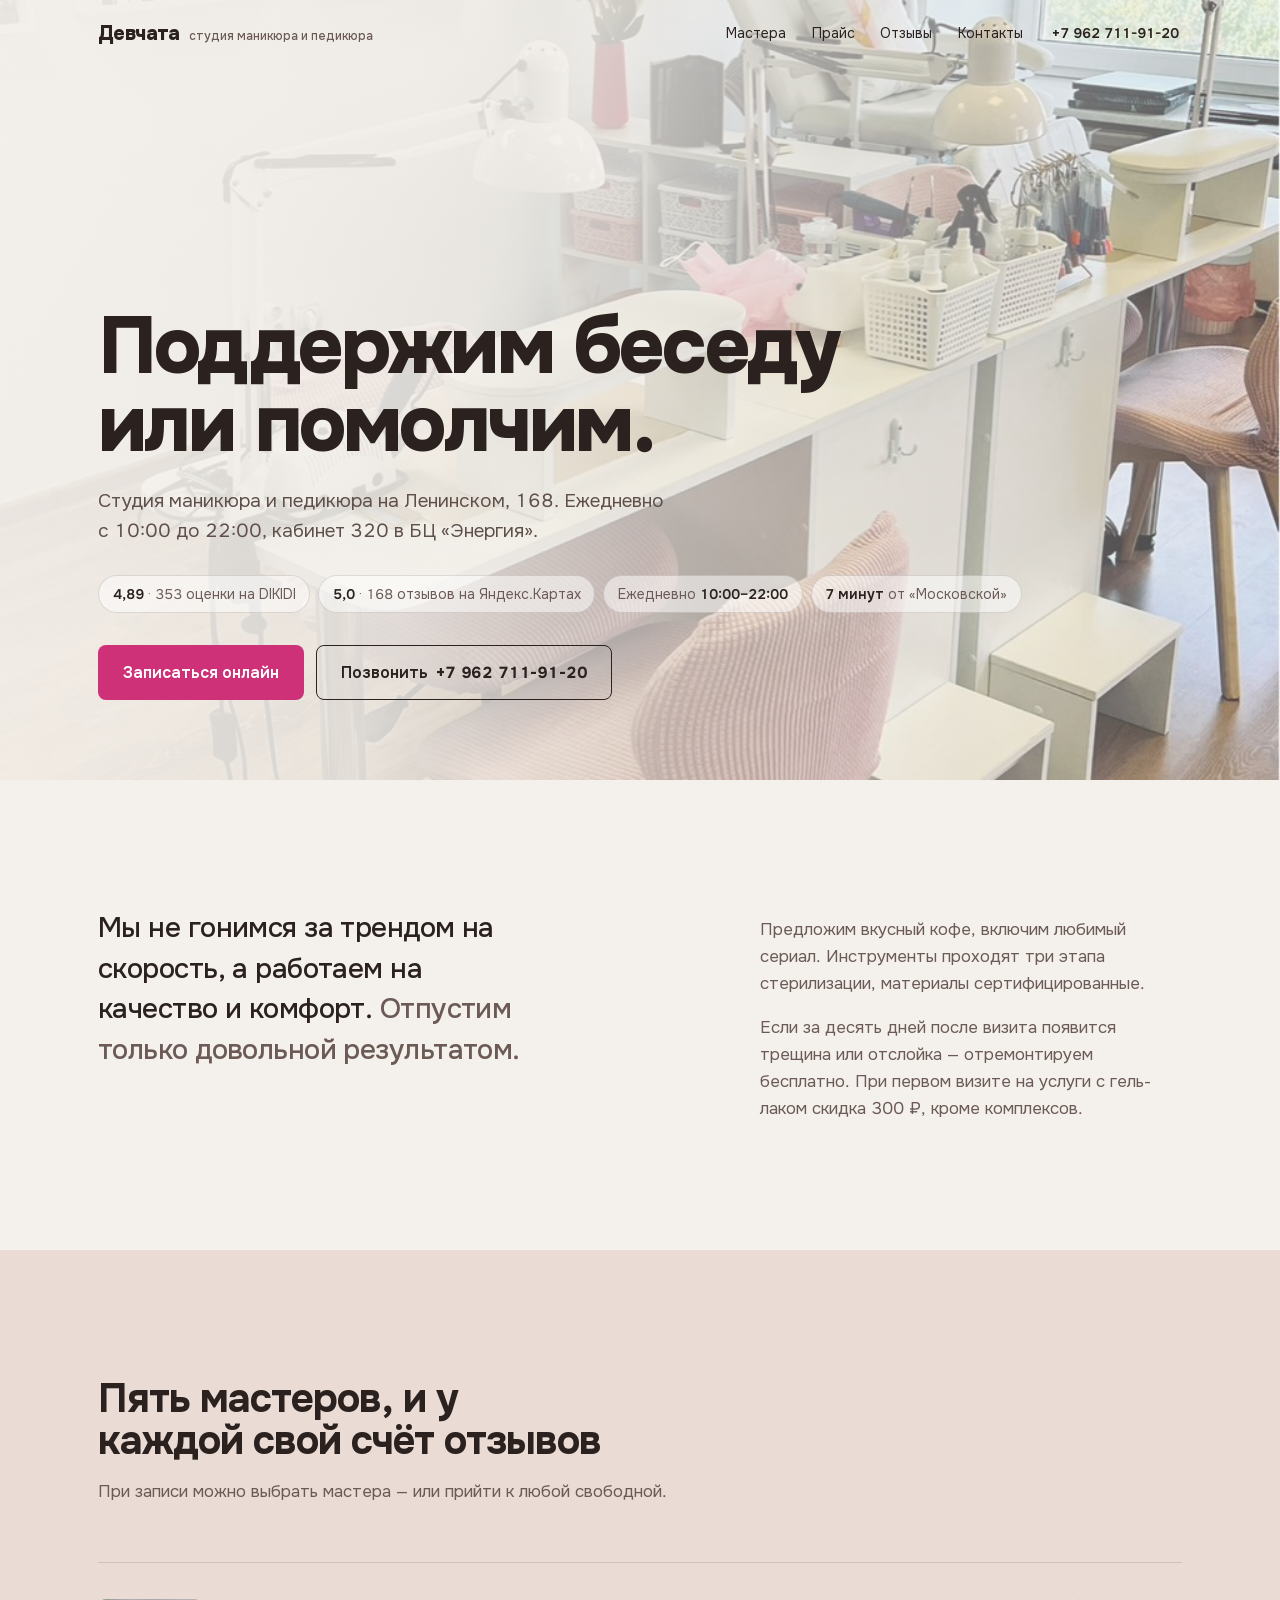
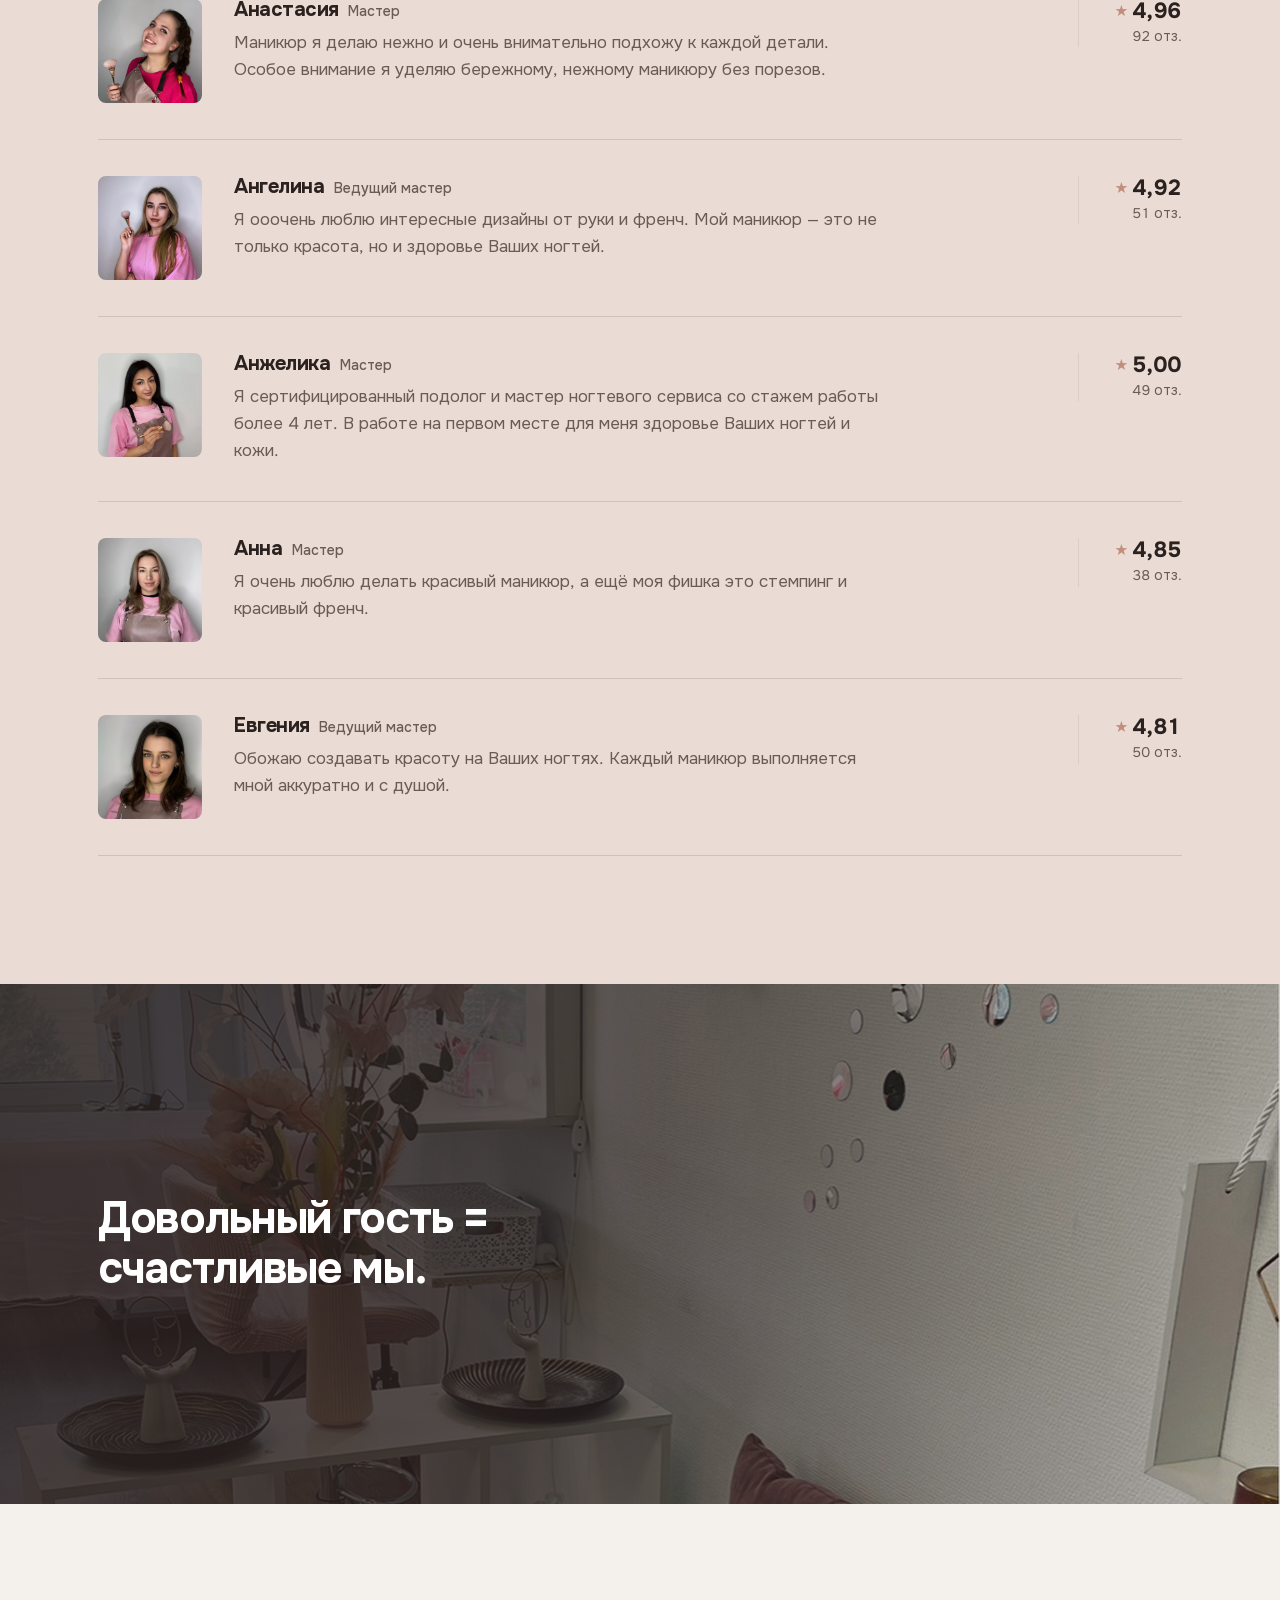
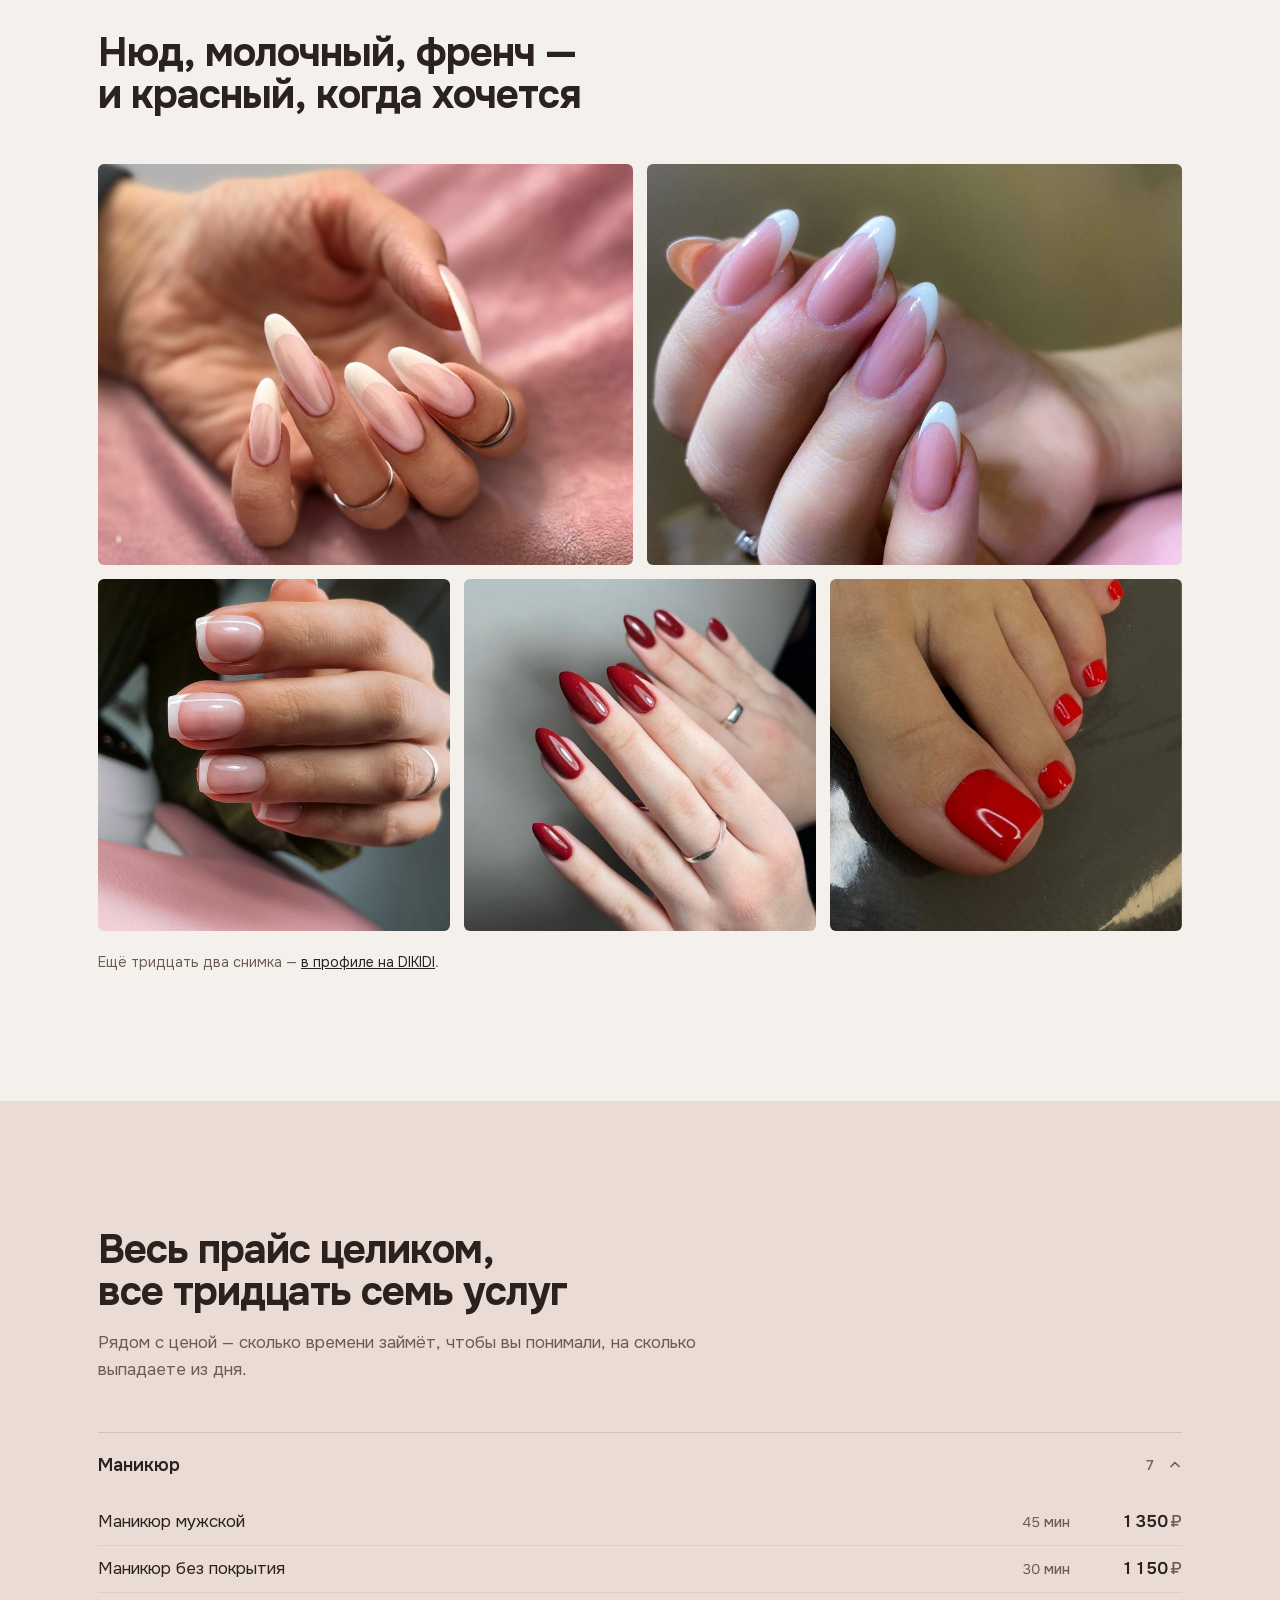
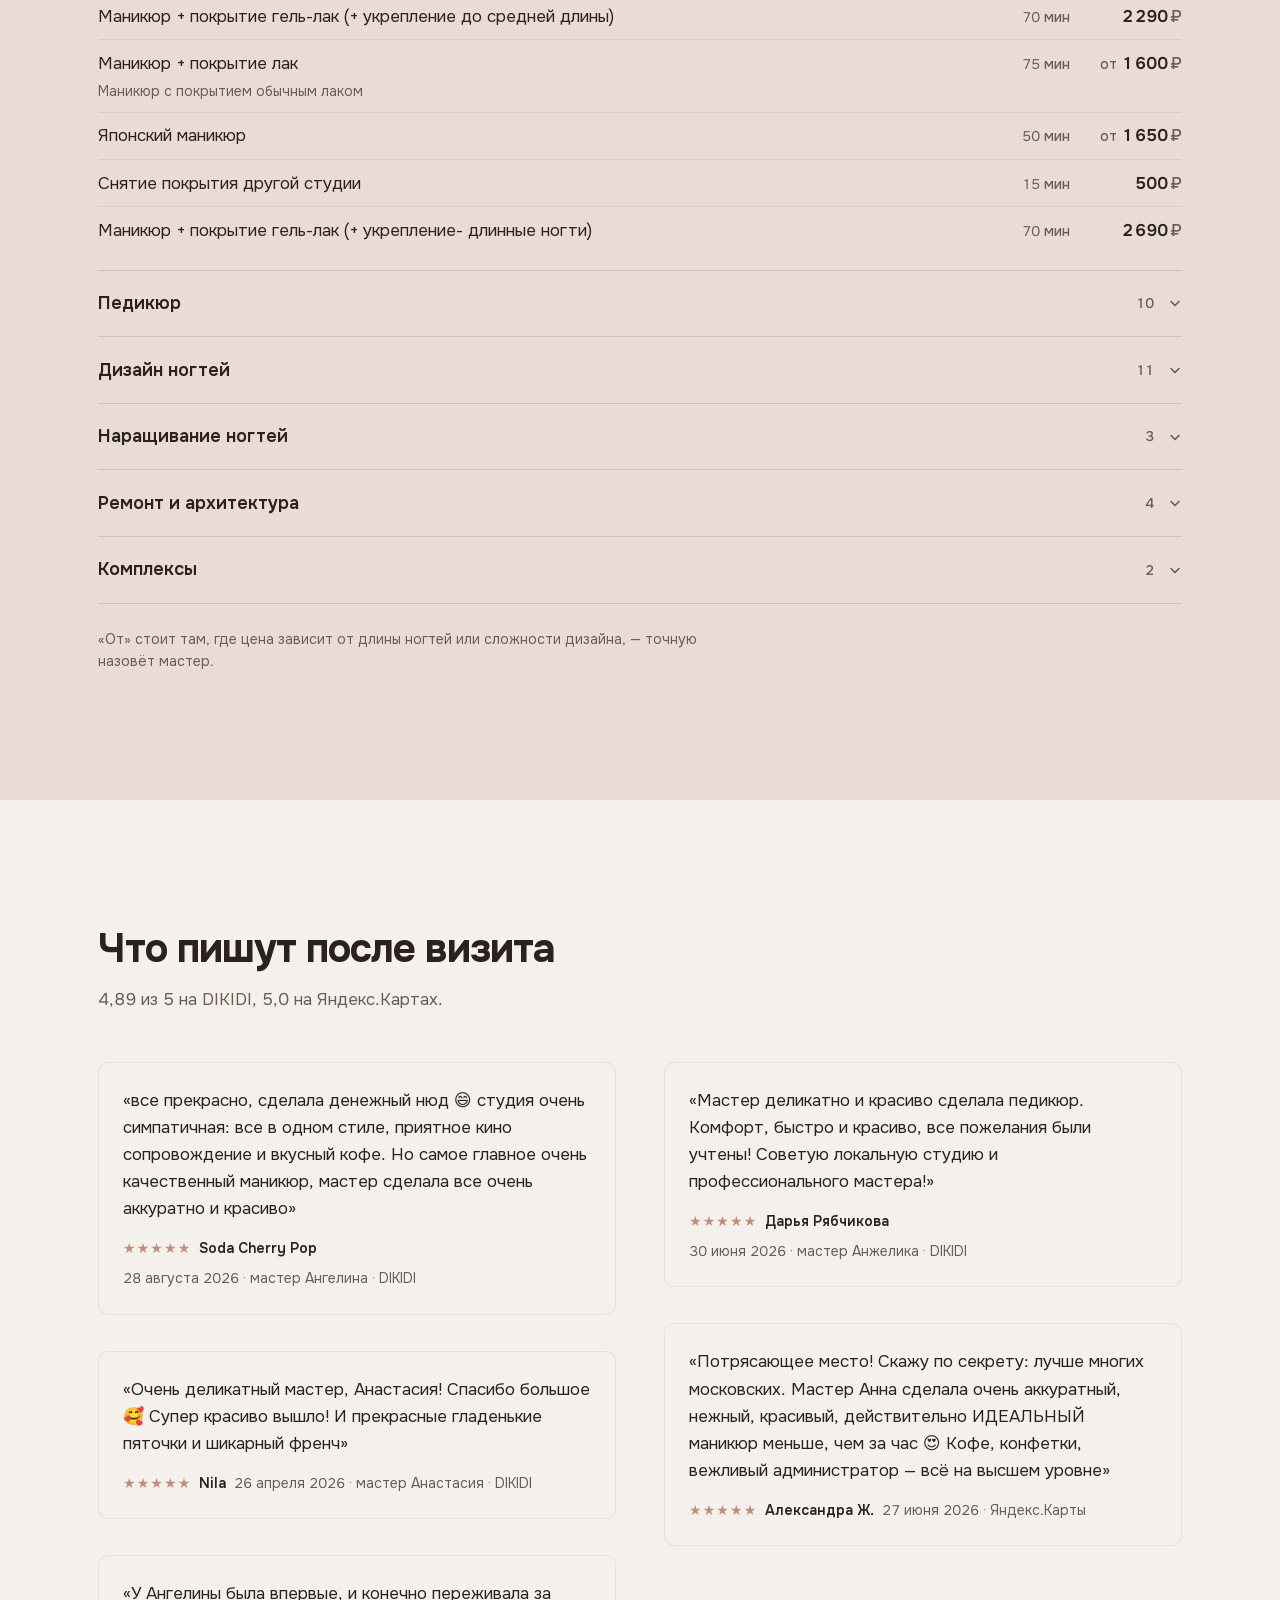
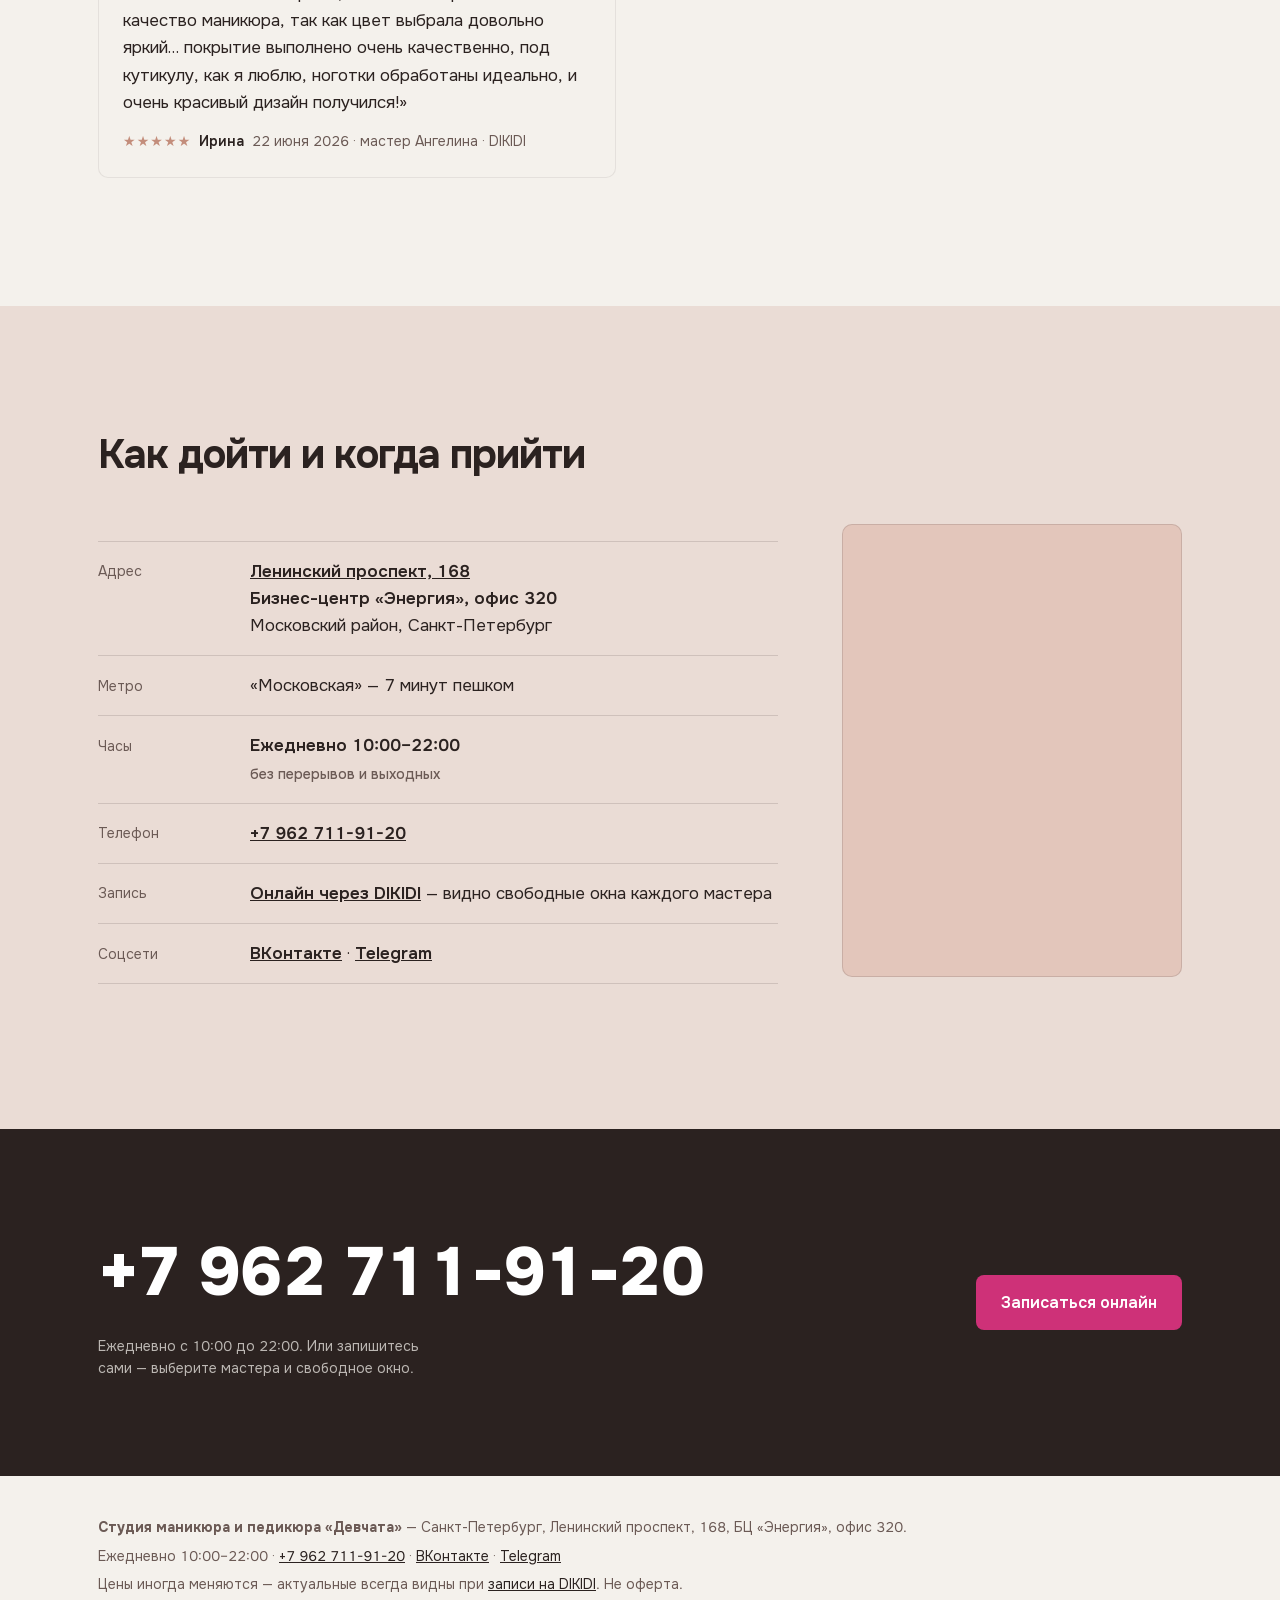
<file: index.html>
<!DOCTYPE html>
<html lang="ru">
<head>
<meta charset="utf-8">
<meta name="viewport" content="width=device-width, initial-scale=1">
<title>Девчата — студия маникюра и педикюра в Московском районе СПб</title>
<meta name="description" content="Студия маникюра и педикюра на Ленинском, 168, кабинет 320. Ежедневно 10:00–22:00, прайс из 37 позиций с ценой и минутами, гарантия 10 дней.">
<link rel="canonical" href="https://devchata.example/">
<meta name="theme-color" content="#F4F1EC">

<meta property="og:type" content="website">
<meta property="og:locale" content="ru_RU">
<meta property="og:site_name" content="Девчата">
<meta property="og:title" content="Девчата — студия маникюра и педикюра, Ленинский 168">
<meta property="og:description" content="Ленинский 168, кабинет 320 в БЦ «Энергия». Ежедневно 10:00–22:00, 37 услуг с ценой и минутами, гарантия 10 дней.">
<meta property="og:url" content="https://devchata.example/">
<meta property="og:image" content="https://devchata.example/og.jpg">
<meta property="og:image:width" content="1200">
<meta property="og:image:height" content="630">
<meta name="twitter:card" content="summary_large_image">

<link rel="icon" href="favicon.svg" type="image/svg+xml">
<link rel="icon" href="favicon.png" sizes="96x96">
<link rel="apple-touch-icon" href="apple-touch-icon.png">
<link rel="preload" href="fonts/onest-cyrillic.woff2" as="font" type="font/woff2" crossorigin>
<link rel="stylesheet" href="fonts.css">

<style>
/* ───────────────────────────────────────────────────────────────────────────
   Девчата — Ленинский 168, кабинет 320.
   Жанр: приёмная карта / печатное расписание. Числа — каркас страницы.
   Все цвета проверены замером контраста, не на глаз.
   ─────────────────────────────────────────────────────────────────────── */
:root{
  --bg:#F4F1EC;          /* тёплый белый: стены кабинета */
  --ink:#2B2220;         /* чернила, тёплый тёмно-коричневый — 13,78:1 на bg */
  --muted:#6B5A55;       /* приглушённый текст — 5,79:1 на bg */
  --muted-hero:#5F4F4A;  /* подзаголовок героя: он лежит на фото, а не на bg.
                            Замер по отрендеренному кадру: на тёмных участках
                            снимка #6B5A55 давал 4,23:1 — ниже нормы. 5,04:1 */
  --powder:#EADCD5;      /* пудра: фон секций, ink поверх 11,61:1 */
  --powder-deep:#E3C6BB; /* пудра кресел */
  --rose:#C4A0A6;        /* подушка-подлокотник */
  --sage:#A1ABA1;        /* стена в шалфей — ТОЛЬКО декор, 2,1:1, текстом нельзя */
  --oak:#C38D7B;
  --accent:#CE3178;      /* фуксия DIKIDI #d83f83, затемнена до 4,84:1 с белым */
  --accent-ink:#A32259;
  --line:rgba(43,34,32,.14);
  --line-soft:rgba(43,34,32,.08);

  /* нижняя граница 2,25rem, а не 2,5: на 390px «Поддержим беседу» иначе
     не влезает в строку и роняет «беседу» в сироту */
  --fs-display:clamp(2.25rem,6.5vw,5rem);
  --fs-head:clamp(1.65rem,3.2vw,2.5rem);
  --fs-body:1.0625rem;
  --fs-small:.875rem;

  --pad:clamp(5rem,10vw,8rem);
  --gut:clamp(1.25rem,4vw,3rem);
  --head-h:68px;
  --ease:cubic-bezier(.2,.7,.2,1);
}
@supports (interpolate-size:allow-keywords){:root{interpolate-size:allow-keywords}}

*,*::before,*::after{box-sizing:border-box}
html{-webkit-text-size-adjust:100%}
/* якоря не должны уезжать под фиксированную шапку */
[id]{scroll-margin-top:calc(var(--head-h) + 1rem)}
@media (prefers-reduced-motion:no-preference){html{scroll-behavior:smooth}}
body{
  margin:0;background:var(--bg);color:var(--ink);
  font-family:'Onest',system-ui,-apple-system,'Segoe UI',Roboto,sans-serif;
  font-size:var(--fs-body);line-height:1.6;
  font-variant-numeric:tabular-nums;
  -webkit-font-smoothing:antialiased;
  overflow-x:hidden;
}
img{max-width:100%;display:block}
a{color:inherit}
h1,h2,h3{margin:0;line-height:1.05;letter-spacing:-.025em;font-weight:700}
p{margin:0}
ul{margin:0;padding:0;list-style:none}

.wrap{width:100%;max-width:1180px;margin-inline:auto;padding-inline:var(--gut)}
.vh{position:absolute;width:1px;height:1px;padding:0;margin:-1px;overflow:hidden;
    clip:rect(0 0 0 0);white-space:nowrap;border:0}

:focus-visible{outline:3px solid var(--ink);outline-offset:3px;border-radius:3px}
/* на акцентной полосе чернильная обводка сливается с фоном — там своя */
.cta-band :focus-visible,.btn-book:focus-visible{outline-color:#fff}

.skip{position:absolute;left:var(--gut);top:-100px;z-index:100;background:var(--ink);
      color:var(--bg);padding:.7rem 1.1rem;border-radius:6px;text-decoration:none}
.skip:focus{top:12px}

/* ── шапка ───────────────────────────────────────────────────────────────── */
.head{position:fixed;inset:0 0 auto;height:var(--head-h);z-index:50;
      display:flex;align-items:center;
      background:transparent;border-bottom:1px solid transparent}
.head-in{display:flex;align-items:center;gap:1.5rem;width:100%}
.brand{display:flex;align-items:baseline;gap:.55rem;text-decoration:none;font-weight:800;
       letter-spacing:-.03em;font-size:1.25rem;margin-right:auto;
       min-height:44px;align-content:center;flex-wrap:wrap}
.brand small{font-weight:500;font-size:.75rem;letter-spacing:0;color:var(--muted);
             white-space:nowrap}
.head.is-stuck .brand small{color:var(--muted)}
.nav{display:flex;gap:1.4rem;font-size:var(--fs-small)}
/* над героем шапка прозрачная и ссылки лежат на фото: приглушённый цвет
   давал там 3,52:1 по замеру. Чернила дают 8,5:1 на фото и 13,78:1 на
   плотной шапке */
.nav a{text-decoration:none;color:var(--ink);padding:.5rem .1rem;
       display:inline-flex;align-items:center;min-height:44px}
.nav a:hover{color:var(--accent-ink)}
.head-tel{font-size:var(--fs-small);font-weight:600;text-decoration:none;white-space:nowrap;
          padding:.6rem .2rem;display:inline-flex;align-items:center;min-height:44px}
.head.is-stuck{background:rgba(244,241,236,.93);border-bottom-color:var(--line);
               backdrop-filter:saturate(1.1) blur(8px)}

/* ── герой ───────────────────────────────────────────────────────────────── */
.hero{position:relative;min-height:min(92vh,780px);display:flex;align-items:flex-end;
      padding-top:var(--head-h);overflow:hidden}
.hero-img{position:absolute;inset:0;width:100%;height:100%;object-fit:cover;
            object-position:50% 58%;z-index:-2}
/* их фото светлые и низкоконтрастные: тёмный скрим давал грязь — скрим светлый,
   текст чернильный. Замерено: ink на самом светлом участке скрима 11,9:1 */
.hero::after{content:"";position:absolute;inset:0;z-index:-1;
  background:linear-gradient(105deg,rgba(244,241,236,.95) 0%,rgba(244,241,236,.88) 38%,
             rgba(244,241,236,.55) 64%,rgba(244,241,236,.18) 100%)}
.hero-in{padding-block:clamp(2.5rem,7vw,5rem)}
/* .wrap центрирует контейнер по сетке страницы — ограничиваем ДЕТЕЙ,
   иначе max-width на самом .hero-in уводит заголовок в середину экрана */
/* переносы расставлены вручную <br>, поэтому text-wrap:balance здесь не нужен —
   он спорит с ними и даёт короткую строку-сироту */
.hero h1{font-size:var(--fs-display);font-weight:800;line-height:.98;letter-spacing:-.035em;
         max-width:18ch}
.hero-sub{margin-top:1.4rem;max-width:46ch;color:var(--muted-hero);
          font-size:clamp(1rem,1.6vw,1.1875rem)}
.pills{display:flex;flex-wrap:wrap;gap:.5rem;margin-top:1.8rem}
.pill{border:1px solid var(--line);border-radius:100px;padding:.42rem .85rem;
      font-size:var(--fs-small);color:var(--muted);background:rgba(255,255,255,.5)}
.pill b{color:var(--ink);font-weight:600}
.hero-acts{display:flex;flex-wrap:wrap;gap:.75rem;margin-top:2rem}

.btn{display:inline-flex;align-items:center;justify-content:center;gap:.5rem;
     min-height:52px;padding:.85rem 1.5rem;border-radius:8px;text-decoration:none;
     font-weight:600;font-size:1rem;border:1px solid transparent;cursor:pointer}
.btn-book{background:var(--accent);color:#fff}
.btn-book:hover{background:var(--accent-ink)}
.btn-tel{border-color:var(--ink);color:var(--ink);background:transparent}
.btn-tel:hover{background:var(--ink);color:var(--bg)}
.btn-tel .num{font-weight:700;letter-spacing:-.01em}

@media (max-width:760px){
  .hero::after{background:linear-gradient(178deg,
    rgba(244,241,236,.94) 0%,rgba(244,241,236,.9) 46%,
    rgba(244,241,236,.74) 72%,rgba(244,241,236,.34) 100%)}
}

/* ── секции ──────────────────────────────────────────────────────────────── */
.sec{padding-block:var(--pad)}
.sec-powder{background:var(--powder)}
.sec-head{font-size:var(--fs-head);font-weight:700;max-width:22ch;text-wrap:balance}
.sec-lede{margin-top:1rem;color:var(--muted);max-width:56ch}

/* «кто мы» — крупно, много воздуха, асимметрия 7/5 */
.intro{display:grid;grid-template-columns:7fr 5fr;gap:clamp(2rem,6vw,4.5rem);align-items:start}
.intro-text{font-size:clamp(1.25rem,2.4vw,1.75rem);line-height:1.45;letter-spacing:-.02em;
            max-width:24ch;font-weight:500}
.intro-text em{font-style:normal;color:var(--muted)}
.intro-side{max-width:38ch;color:var(--muted);padding-top:.5rem}
.intro-side p + p{margin-top:1rem}

/* ── мастера: ростер, а не карточки ──────────────────────────────────────── */
.masters{margin-top:clamp(2.5rem,5vw,3.5rem);border-top:1px solid var(--line)}
.master{display:grid;grid-template-columns:auto 1fr auto;gap:clamp(1rem,3vw,2rem);
        align-items:start;padding-block:clamp(1.5rem,3vw,2.25rem);
        border-bottom:1px solid var(--line)}
.m-photo{width:clamp(72px,9vw,104px);height:clamp(72px,9vw,104px);border-radius:8px;aspect-ratio:1;
         object-fit:cover;background:var(--powder-deep)}
.m-name{font-size:1.25rem;font-weight:700;display:flex;flex-wrap:wrap;align-items:baseline;gap:.6rem}
.m-post{font-size:var(--fs-small);font-weight:500;color:var(--muted);letter-spacing:0}
.m-quote{margin-top:.6rem;color:var(--muted);max-width:60ch}
.m-rail{text-align:right;display:flex;flex-direction:column;align-items:flex-end;gap:.15rem;
        min-width:6.5rem;padding-left:.5rem;border-left:1px solid var(--line-soft)}
.m-rating{font-size:1.375rem;font-weight:700;letter-spacing:-.02em;line-height:1.1}
.m-rating::before{content:"★";font-size:.7em;color:var(--oak);margin-right:.25em;
                  vertical-align:.08em}
.m-count{font-size:var(--fs-small);color:var(--muted);white-space:nowrap}

/* ── full-bleed полоса с вынесенной цитатой ──────────────────────────────── */
.band{position:relative;min-height:min(62vh,520px);display:flex;align-items:center;
      overflow:hidden}
.band-img{position:absolute;inset:0;width:100%;height:100%;object-fit:cover;z-index:-2}
/* на снимке под цитатой есть очень светлые участки (белый стеллаж): прежний
   скрим давал подписи 1,53:1 по замеру. Усилен слева, где лежит текст. */
.band::after{content:"";position:absolute;inset:0;z-index:-1;
  background:linear-gradient(95deg,rgba(43,34,32,.88) 0%,rgba(43,34,32,.78) 40%,
             rgba(43,34,32,.46) 72%,rgba(43,34,32,.16) 100%)}
.band-fig{margin:0}
.band-q{color:#fff;max-width:20ch;font-size:clamp(1.5rem,4vw,2.75rem);font-weight:700;
        line-height:1.12;letter-spacing:-.03em;margin:0;text-wrap:balance}
.band-q p{margin:0}

/* ── работы ──────────────────────────────────────────────────────────────── */
.works{display:grid;grid-template-columns:repeat(6,1fr);gap:clamp(.5rem,1.2vw,.875rem);
       margin-top:clamp(2rem,4vw,3rem)}
.works img{width:100%;height:100%;object-fit:cover;border-radius:6px;background:var(--powder-deep)}
.works li:nth-child(1){grid-column:span 3;aspect-ratio:4/3}
.works li:nth-child(2){grid-column:span 3;aspect-ratio:4/3}
.works li:nth-child(3),.works li:nth-child(4),.works li:nth-child(5){grid-column:span 2;aspect-ratio:1}
.works-note{margin-top:1.25rem;color:var(--muted);font-size:var(--fs-small)}
.works-note a{color:var(--ink)}

/* ── прайс ───────────────────────────────────────────────────────────────── */
.price-wrap{margin-top:clamp(2rem,4vw,3rem);border-top:1px solid var(--line)}
.price-group{border-bottom:1px solid var(--line)}
.price-head{display:flex;align-items:center;gap:.9rem;padding-block:1.15rem;cursor:pointer;
            list-style:none;font-weight:600;font-size:1.125rem;min-height:56px}
.price-head::-webkit-details-marker{display:none}
.price-head-name{margin-right:auto}
.price-head-count{font-size:var(--fs-small);color:var(--muted);font-weight:500}
.chev{flex:none;color:var(--muted)}
.price-group[open] .chev{transform:rotate(180deg)}
.price-list{padding-bottom:1rem}
.price-row{display:grid;grid-template-columns:1fr auto auto;gap:1rem;align-items:baseline;
           padding-block:.6rem;border-top:1px solid var(--line-soft)}
.price-row:first-child{border-top:0}
.price-name{min-width:0}
.price-note{display:block;font-size:var(--fs-small);color:var(--muted);margin-top:.15rem;
            max-width:52ch}
.price-min{color:var(--muted);font-size:var(--fs-small);white-space:nowrap;
           min-width:4.75rem;text-align:right}
.price-sum{font-weight:600;white-space:nowrap;min-width:6rem;text-align:right}
.price-from{font-weight:500;color:var(--muted);font-size:var(--fs-small)}
.unit{font-weight:500;color:var(--muted)}
.price-foot{margin-top:1.5rem;color:var(--muted);font-size:var(--fs-small);max-width:60ch}

/* ── отзывы ──────────────────────────────────────────────────────────────── */
.revs{margin-top:clamp(2rem,4vw,3rem);columns:2;column-gap:clamp(1.5rem,4vw,3rem)}
.rev{break-inside:avoid;margin-bottom:clamp(1.5rem,3vw,2.25rem);
     padding:1.5rem;background:var(--bg);border-radius:10px;border:1px solid var(--line-soft)}
.rev blockquote{margin:0;quotes:"«" "»"}
.rev blockquote p::before{content:open-quote}
.rev blockquote p::after{content:close-quote}
.rev-meta{margin-top:.9rem;font-size:var(--fs-small);color:var(--muted);
          display:flex;flex-wrap:wrap;gap:.5rem;align-items:baseline}
.rev-name{color:var(--ink);font-weight:600}
.rev-stars{color:var(--oak);letter-spacing:.08em}

/* ── практика ────────────────────────────────────────────────────────────── */
.facts{display:grid;grid-template-columns:8fr 4fr;gap:clamp(2rem,5vw,4rem);align-items:start;
       margin-top:clamp(2rem,4vw,3rem)}
.dl{border-top:1px solid var(--line)}
.dl-row{display:grid;grid-template-columns:8.5rem 1fr;gap:1rem;padding-block:1rem;
        border-bottom:1px solid var(--line)}
.dl-row dt{color:var(--muted);font-size:var(--fs-small);padding-top:.15rem}
.dl-row dd{margin:0}
.dl-row dd a{font-weight:600}
.dl-row strong{font-weight:600}
.hours{font-weight:600}
.hours span{color:var(--muted);font-weight:500;font-size:var(--fs-small)}
.map{width:100%;aspect-ratio:3/4;border:1px solid var(--line);border-radius:10px;
     background:var(--powder-deep)}
@media (max-width:760px){.map{aspect-ratio:4/3}}

/* ── финальный CTA ───────────────────────────────────────────────────────── */
.cta-band{background:var(--ink);color:var(--bg);padding-block:clamp(3.5rem,8vw,6rem)}
.cta-in{display:flex;flex-wrap:wrap;gap:2rem;align-items:center;justify-content:space-between}
.cta-tel{display:inline-block;text-decoration:none;color:#fff;font-weight:800;
         letter-spacing:-.04em;font-size:clamp(2.5rem,8vw,4.25rem);line-height:1.1;
         padding-block:.15em}
.cta-tel:hover{color:var(--powder-deep)}
.cta-note{margin-top:.9rem;color:rgba(244,241,236,.72);font-size:var(--fs-small);max-width:34ch}
.cta-band .btn-book{background:var(--accent);color:#fff}
.cta-band .btn-book:hover{background:#fff;color:var(--accent-ink)}

/* ── подвал ──────────────────────────────────────────────────────────────── */
.foot{padding-block:2.5rem;font-size:var(--fs-small);color:var(--muted)}
.foot p{margin-bottom:.4rem}
.foot a{color:var(--ink)}

/* ── движение ────────────────────────────────────────────────────────────
   Четыре приёма, каждый несёт смысл. Всё остальное отклонено — список
   отклонённого в README. Анимируем только transform и opacity.
   ──────────────────────────────────────────────────────────────────────── */

/* 1. Раскрытие групп прайса — смена состояния, её надо показать.
      Через ::details-content: без JS, где не поддержано — открывается разом. */
.price-group::details-content{
  block-size:0;opacity:0;overflow:hidden;
  transition:content-visibility .24s allow-discrete,opacity .2s var(--ease),
             block-size .24s var(--ease);
}
.price-group[open]::details-content{block-size:auto;opacity:1}
.chev{transition:transform .2s var(--ease)}

/* 2. Отклик кнопок на нажатие */
.btn,.cta-tel{transition:transform .14s ease-out,background-color .18s ease,color .18s ease}
.btn:active,.cta-tel:active{transform:scale(.98)}

/* 3. Состояние шапки — смена фона, не «all» */
.head{transition:background-color .2s ease,border-color .2s ease}

/* 4. Появление секций: fade + 8px, стаггер 60 мс.
      Прячем ТОЛЬКО когда .reveal-on выставлен скриптом после успешной
      инициализации наблюдателя — иначе сбой оставил бы пол-страницы пустой. */
.reveal-on [data-reveal-item]{
  opacity:0;transform:translateY(8px);
  transition:opacity .5s var(--ease),transform .5s var(--ease);
}
.reveal-on [data-reveal-item].is-in{opacity:1;transform:none}

@media (prefers-reduced-motion:reduce){
  *,*::before,*::after{transition-duration:.01ms!important;animation-duration:.01ms!important}
  .reveal-on [data-reveal-item]{opacity:1;transform:none}
}

/* На печать страница уходит целиком: до срабатывания наблюдателя секции
   скрыты, и без этого сброса PDF вышел бы с пустыми полосами. */
@media print{
  .reveal-on [data-reveal-item]{opacity:1!important;transform:none!important}
  .head{position:static}
  .price-group::details-content{block-size:auto;opacity:1;overflow:visible}
}

/* ── адаптив ─────────────────────────────────────────────────────────────── */
@media (max-width:900px){
  .intro,.facts{grid-template-columns:1fr}
  .revs{columns:1}
  .nav{display:none}
}
@media (max-width:900px){
  /* ниже 900px навигации нет, поэтому фиксированная шапка только съедала бы
     высоту экрана: делаем её обычной и возвращаем телефон */
  .head{position:static;background:var(--bg);border-bottom-color:var(--line)}
  .hero{padding-top:0}
  .head-tel{display:inline-flex}
}
@media (max-width:620px){
  /* на 320px подпись у логотипа и телефон вместе не помещались — подпись уходит,
     телефон остаётся: он важнее */
  .brand small{display:none}
  .head-in{gap:.75rem}
  .master{grid-template-columns:auto 1fr;row-gap:.9rem}
  .m-rail{grid-column:1/-1;flex-direction:row;align-items:baseline;gap:.6rem;
          border-left:0;padding-left:0;justify-content:flex-start}
  .m-rating{font-size:1.125rem}
  .price-row{grid-template-columns:1fr auto;row-gap:.2rem}
  .price-min{grid-column:1;text-align:left;min-width:0}
  .price-sum{grid-row:1;grid-column:2}
  .works{grid-template-columns:repeat(4,1fr)}
  .works li:nth-child(1),.works li:nth-child(2){grid-column:span 4;aspect-ratio:3/2}
  .works li:nth-child(3),.works li:nth-child(4){grid-column:span 2}
  .works li:nth-child(5){grid-column:span 4;aspect-ratio:3/2}
  .dl-row{grid-template-columns:1fr;gap:.2rem}
}
</style>
</head>
<body>
<a class="skip" href="#main">К содержанию</a>

<header class="head" id="head">
  <div class="wrap head-in">
    <a class="brand" href="#top">Девчата<small>студия маникюра и педикюра</small></a>
    <nav class="nav" aria-label="Разделы">
      <a href="#masters">Мастера</a>
      <a href="#price">Прайс</a>
      <a href="#reviews">Отзывы</a>
      <a href="#contacts">Контакты</a>
    </nav>
    <a class="head-tel" href="tel:+79627119120">+7 962 711-91-20</a>
  </div>
</header>

<main id="main" tabindex="-1">

<!-- ── герой ─────────────────────────────────────────────────────────────── -->
<section class="hero" id="top">
  <img class="hero-img" src="img/hero-kabinet.jpg" alt="Кабинет студии «Девчата»: рабочие места мастеров, пудрово-розовые кресла, стеллаж с лаками и тёплый дубовый пол" width="1024" height="1024" fetchpriority="high" decoding="async">
  <div class="wrap hero-in">
    <h1>Поддержим беседу<br>или помолчим.</h1>
    <p class="hero-sub">Студия маникюра и педикюра на Ленинском, 168. Ежедневно с&nbsp;10:00 до&nbsp;22:00, кабинет&nbsp;320 в&nbsp;БЦ «Энергия».</p>
    <ul class="pills">
      <li class="pill"><b>4,89</b> · 353 оценки на DIKIDI</li>
      <li class="pill"><b>5,0</b> · 168 отзывов на Яндекс.Картах</li>
      <li class="pill">Ежедневно <b>10:00–22:00</b></li>
      <li class="pill"><b>7 минут</b> от «Московской»</li>
    </ul>
    <div class="hero-acts">
      <a class="btn btn-book" href="https://dikidi.ru/devchata" target="_blank" rel="noopener">Записаться онлайн</a>
      <a class="btn btn-tel" href="tel:+79627119120">Позвонить <span class="num">+7 962 711-91-20</span></a>
    </div>
  </div>
</section>

<!-- ── кто мы ────────────────────────────────────────────────────────────── -->
<section class="sec">
  <div class="wrap intro" data-reveal>
    <p class="intro-text" data-reveal-item>Мы не гонимся за трендом на скорость, а работаем на качество и&nbsp;комфорт. <em>Отпустим только довольной результатом.</em></p>
    <div class="intro-side" data-reveal-item>
      <p>Предложим вкусный кофе, включим любимый сериал. Инструменты проходят три этапа стерилизации, материалы сертифицированные.</p>
      <p>Если за десять дней после визита появится трещина или отслойка — отремонтируем бесплатно. При первом визите на услуги с гель-лаком скидка 300&nbsp;₽, кроме комплексов.</p>
    </div>
  </div>
</section>

<!-- ── мастера ───────────────────────────────────────────────────────────── -->
<section class="sec sec-powder" id="masters">
  <div class="wrap" data-reveal>
    <h2 class="sec-head" data-reveal-item>Пять мастеров, и у каждой свой счёт отзывов</h2>
    <p class="sec-lede" data-reveal-item>При записи можно выбрать мастера — или прийти к любой свободной.</p>
    <ul class="masters" data-reveal-item>
<li class="master">
  <img class="m-photo" src="img/master-anastasia.jpg" alt="Анастасия, мастер студии «Девчата»" width="160" height="160" loading="lazy" decoding="async">
  <div class="m-text">
    <h3 class="m-name">Анастасия<span class="m-post">Мастер</span></h3>
    <p class="m-quote">Маникюр я делаю нежно и очень внимательно подхожу к каждой детали. Особое внимание я уделяю бережному, нежному маникюру без порезов.</p>
  </div>
  <div class="m-rail"><span class="vh">Рейтинг: 4,96 из 5, отзывов: 92.</span><span class="m-rating" aria-hidden="true">4,96</span><span class="m-count" aria-hidden="true">92 отз.</span></div>
</li>
<li class="master">
  <img class="m-photo" src="img/master-angelina.jpg" alt="Ангелина, мастер студии «Девчата»" width="160" height="160" loading="lazy" decoding="async">
  <div class="m-text">
    <h3 class="m-name">Ангелина<span class="m-post">Ведущий мастер</span></h3>
    <p class="m-quote">Я ооочень люблю интересные дизайны от руки и френч. Мой маникюр — это не только красота, но и здоровье Ваших ногтей.</p>
  </div>
  <div class="m-rail"><span class="vh">Рейтинг: 4,92 из 5, отзывов: 51.</span><span class="m-rating" aria-hidden="true">4,92</span><span class="m-count" aria-hidden="true">51 отз.</span></div>
</li>
<li class="master">
  <img class="m-photo" src="img/master-anzhelika.jpg" alt="Анжелика, мастер студии «Девчата»" width="160" height="160" loading="lazy" decoding="async">
  <div class="m-text">
    <h3 class="m-name">Анжелика<span class="m-post">Мастер</span></h3>
    <p class="m-quote">Я сертифицированный подолог и мастер ногтевого сервиса со стажем работы более 4 лет. В работе на первом месте для меня здоровье Ваших ногтей и кожи.</p>
  </div>
  <div class="m-rail"><span class="vh">Рейтинг: 5,00 из 5, отзывов: 49.</span><span class="m-rating" aria-hidden="true">5,00</span><span class="m-count" aria-hidden="true">49 отз.</span></div>
</li>
<li class="master">
  <img class="m-photo" src="img/master-anna.jpg" alt="Анна, мастер студии «Девчата»" width="160" height="160" loading="lazy" decoding="async">
  <div class="m-text">
    <h3 class="m-name">Анна<span class="m-post">Мастер</span></h3>
    <p class="m-quote">Я очень люблю делать красивый маникюр, а ещё моя фишка это стемпинг и красивый френч.</p>
  </div>
  <div class="m-rail"><span class="vh">Рейтинг: 4,85 из 5, отзывов: 38.</span><span class="m-rating" aria-hidden="true">4,85</span><span class="m-count" aria-hidden="true">38 отз.</span></div>
</li>
<li class="master">
  <img class="m-photo" src="img/master-evgenia.jpg" alt="Евгения, мастер студии «Девчата»" width="160" height="160" loading="lazy" decoding="async">
  <div class="m-text">
    <h3 class="m-name">Евгения<span class="m-post">Ведущий мастер</span></h3>
    <p class="m-quote">Обожаю создавать красоту на Ваших ногтях. Каждый маникюр выполняется мной аккуратно и с душой.</p>
  </div>
  <div class="m-rail"><span class="vh">Рейтинг: 4,81 из 5, отзывов: 50.</span><span class="m-rating" aria-hidden="true">4,81</span><span class="m-count" aria-hidden="true">50 отз.</span></div>
</li>
    </ul>
  </div>
</section>

<!-- ── полоса с цитатой ──────────────────────────────────────────────────── -->
<section class="band">
  <img class="band-img" src="img/band-kabinet.jpg" alt="Зона ожидания в студии «Девчата»: диван, зеркала и сухоцветы" width="1280" height="720" loading="lazy" decoding="async">
  <div class="wrap">
    <figure class="band-fig">
      <blockquote class="band-q"><p>Довольный гость&nbsp;= счастливые мы.</p></blockquote>
    </figure>
  </div>
</section>

<!-- ── работы ────────────────────────────────────────────────────────────── -->
<section class="sec">
  <div class="wrap" data-reveal>
    <h2 class="sec-head" data-reveal-item>Нюд, молочный, френч — и красный, когда хочется</h2>
        <ul class="works" data-reveal-item>
      <li><img src="img/work-01.jpg" alt="Маникюр в молочном нюде на миндалевидной форме" width="800" height="600" loading="lazy" decoding="async"></li>
      <li><img src="img/work-02.jpg" alt="Градиент от молочного к розовому на овальной форме" width="800" height="600" loading="lazy" decoding="async"></li>
      <li><img src="img/work-03.jpg" alt="Пудровый френч на короткой длине" width="600" height="600" loading="lazy" decoding="async"></li>
      <li><img src="img/work-04.jpg" alt="Покрытие гель-лаком глубокого красного оттенка" width="600" height="600" loading="lazy" decoding="async"></li>
      <li><img src="img/work-05.jpg" alt="Педикюр с красным покрытием гель-лаком" width="600" height="600" loading="lazy" decoding="async"></li>
    </ul>
    <p class="works-note">Ещё тридцать два снимка — <a href="https://dikidi.ru/devchata" target="_blank" rel="noopener">в профиле на DIKIDI</a>.</p>
  </div>
</section>

<!-- ── прайс ─────────────────────────────────────────────────────────────── -->
<section class="sec sec-powder" id="price">
  <div class="wrap" data-reveal>
    <h2 class="sec-head" data-reveal-item>Весь прайс целиком, все тридцать семь услуг</h2>
    <p class="sec-lede" data-reveal-item>Рядом с ценой — сколько времени займёт, чтобы вы понимали, на сколько выпадаете из дня.</p>
    <div class="price-wrap" data-reveal-item>
<details class="price-group" open>
<summary class="price-head">
  <span class="price-head-name">Маникюр</span>
  <span class="price-head-count">7</span>
  <svg class="chev" width="14" height="14" viewBox="0 0 14 14" aria-hidden="true"><path d="M3 5.5 7 9.5 11 5.5" fill="none" stroke="currentColor" stroke-width="1.6" stroke-linecap="round" stroke-linejoin="round"/></svg>
</summary>
<div class="price-body"><ul class="price-list">
<li class="price-row"><span class="price-name">Маникюр мужской</span><span class="price-min"><span class="vh">Длительность: </span>45<span class="unit"> мин</span></span><span class="price-sum">1 350<span class="unit"> ₽</span></span></li>
<li class="price-row"><span class="price-name">Маникюр без покрытия</span><span class="price-min"><span class="vh">Длительность: </span>30<span class="unit"> мин</span></span><span class="price-sum">1 150<span class="unit"> ₽</span></span></li>
<li class="price-row"><span class="price-name">Маникюр +  покрытие гель-лак (+ укрепление до средней длины)</span><span class="price-min"><span class="vh">Длительность: </span>70<span class="unit"> мин</span></span><span class="price-sum">2 290<span class="unit"> ₽</span></span></li>
<li class="price-row"><span class="price-name">Маникюр + покрытие лак<span class="price-note">Маникюр с покрытием обычным лаком</span></span><span class="price-min"><span class="vh">Длительность: </span>75<span class="unit"> мин</span></span><span class="price-sum"><span class="price-from">от</span> 1 600<span class="unit"> ₽</span></span></li>
<li class="price-row"><span class="price-name">Японский маникюр</span><span class="price-min"><span class="vh">Длительность: </span>50<span class="unit"> мин</span></span><span class="price-sum"><span class="price-from">от</span> 1 650<span class="unit"> ₽</span></span></li>
<li class="price-row"><span class="price-name">Снятие покрытия другой студии</span><span class="price-min"><span class="vh">Длительность: </span>15<span class="unit"> мин</span></span><span class="price-sum">500<span class="unit"> ₽</span></span></li>
<li class="price-row"><span class="price-name">Маникюр +  покрытие гель-лак (+ укрепление- длинные ногти)</span><span class="price-min"><span class="vh">Длительность: </span>70<span class="unit"> мин</span></span><span class="price-sum">2 690<span class="unit"> ₽</span></span></li>
</ul></div>
</details>
<details class="price-group">
<summary class="price-head">
  <span class="price-head-name">Педикюр</span>
  <span class="price-head-count">10</span>
  <svg class="chev" width="14" height="14" viewBox="0 0 14 14" aria-hidden="true"><path d="M3 5.5 7 9.5 11 5.5" fill="none" stroke="currentColor" stroke-width="1.6" stroke-linecap="round" stroke-linejoin="round"/></svg>
</summary>
<div class="price-body"><ul class="price-list">
<li class="price-row"><span class="price-name">Педикюр только пальчики+ обычный лак<span class="price-note">Педикюр пальчиков, с покрытием обычный лак Снятие гель-лака в стоимость не входит</span></span><span class="price-min"><span class="vh">Длительность: </span>75<span class="unit"> мин</span></span><span class="price-sum">2 250<span class="unit"> ₽</span></span></li>
<li class="price-row"><span class="price-name">Педикюр без покрытия (с обработкой стопы и пальцев )</span><span class="price-min"><span class="vh">Длительность: </span>40<span class="unit"> мин</span></span><span class="price-sum">2 200<span class="unit"> ₽</span></span></li>
<li class="price-row"><span class="price-name">Педикюр без покрытия (только пальчики)<span class="price-note">Снятие оплачивается отдельно (300 руб.). Необходимо указать в комментарии</span></span><span class="price-min"><span class="vh">Длительность: </span>40<span class="unit"> мин</span></span><span class="price-sum">1 600<span class="unit"> ₽</span></span></li>
<li class="price-row"><span class="price-name">Педикюр только пальчики+ гель-лак<span class="price-note">Снятие включено в стоимость</span></span><span class="price-min"><span class="vh">Длительность: </span>60<span class="unit"> мин</span></span><span class="price-sum">2 300<span class="unit"> ₽</span></span></li>
<li class="price-row"><span class="price-name">Педикюр + обычный лак<span class="price-note">Снятие гель-лака в стоимость не входит</span></span><span class="price-min"><span class="vh">Длительность: </span>80<span class="unit"> мин</span></span><span class="price-sum">2 500<span class="unit"> ₽</span></span></li>
<li class="price-row"><span class="price-name">Педикюр + гель-лак<span class="price-note">Снятие включено в стоимость Обработка стоп производится в колпачковой технике</span></span><span class="price-min"><span class="vh">Длительность: </span>60<span class="unit"> мин</span></span><span class="price-sum">2 800<span class="unit"> ₽</span></span></li>
<li class="price-row"><span class="price-name">SMART педикюр + гель-лак</span><span class="price-min"><span class="vh">Длительность: </span>80<span class="unit"> мин</span></span><span class="price-sum">2 800<span class="unit"> ₽</span></span></li>
<li class="price-row"><span class="price-name">Smart педикюр+пленки на все пальцы</span><span class="price-min"><span class="vh">Длительность: </span>120<span class="unit"> мин</span></span><span class="price-sum">3 800<span class="unit"> ₽</span></span></li>
<li class="price-row"><span class="price-name">Пленки на 1 палец<span class="price-note">Обратите внимание: Услуга не является самостоятельной. Идет только как дополнение к услуге педикюр</span></span><span class="price-min"><span class="vh">Длительность: </span>10<span class="unit"> мин</span></span><span class="price-sum">300<span class="unit"> ₽</span></span></li>
<li class="price-row"><span class="price-name">Педикюр обработка только стопы<span class="price-note">В стоимость включена обработка только стопы</span></span><span class="price-min"><span class="vh">Длительность: </span>30<span class="unit"> мин</span></span><span class="price-sum">1 200<span class="unit"> ₽</span></span></li>
</ul></div>
</details>
<details class="price-group">
<summary class="price-head">
  <span class="price-head-name">Дизайн ногтей</span>
  <span class="price-head-count">11</span>
  <svg class="chev" width="14" height="14" viewBox="0 0 14 14" aria-hidden="true"><path d="M3 5.5 7 9.5 11 5.5" fill="none" stroke="currentColor" stroke-width="1.6" stroke-linecap="round" stroke-linejoin="round"/></svg>
</summary>
<div class="price-body"><ul class="price-list">
<li class="price-row"><span class="price-name">Френч, лунки (все ногти)</span><span class="price-min"><span class="vh">Длительность: </span>15<span class="unit"> мин</span></span><span class="price-sum">400<span class="unit"> ₽</span></span></li>
<li class="price-row"><span class="price-name">Дизайн «растяжка блестками» все ногти</span><span class="price-min"><span class="vh">Длительность: </span>15<span class="unit"> мин</span></span><span class="price-sum">400<span class="unit"> ₽</span></span></li>
<li class="price-row"><span class="price-name">Дизайн всех ногтей- втирка</span><span class="price-min"><span class="vh">Длительность: </span>10<span class="unit"> мин</span></span><span class="price-sum">350<span class="unit"> ₽</span></span></li>
<li class="price-row"><span class="price-name">Дизайн ногтей за 1 ноготь (легкий)</span><span class="price-min"><span class="vh">Длительность: </span>15<span class="unit"> мин</span></span><span class="price-sum"><span class="price-from">от</span> 100<span class="unit"> ₽</span></span></li>
<li class="price-row"><span class="price-name">Дизайн ногтей (сложный) за 1 ноготь Обговаривается заранее</span><span class="price-min"><span class="vh">Длительность: </span>15<span class="unit"> мин</span></span><span class="price-sum"><span class="price-from">от</span> 200<span class="unit"> ₽</span></span></li>
<li class="price-row"><span class="price-name">Слайд дизайн, стемпинг (1ноготь)</span><span class="price-min"><span class="vh">Длительность: </span>15<span class="unit"> мин</span></span><span class="price-sum">100<span class="unit"> ₽</span></span></li>
<li class="price-row"><span class="price-name">Дизайн (все пальцы) Легкий</span><span class="price-min"><span class="vh">Длительность: </span>35<span class="unit"> мин</span></span><span class="price-sum">500<span class="unit"> ₽</span></span></li>
<li class="price-row"><span class="price-name">Простой дизайн ( матовый топ, молочный топ, топ с эффектом, покрытие кошачий глаз) за все пальцы<span class="price-note">Простой дизайн ( матовый топ, молочный топ, топ с эффектом, покрытие кошачий глаз) за все пальцы</span></span><span class="price-min"><span class="vh">Длительность: </span>20<span class="unit"> мин</span></span><span class="price-sum">200<span class="unit"> ₽</span></span></li>
<li class="price-row"><span class="price-name">Дизайн стемпинг на все ногти</span><span class="price-min"><span class="vh">Длительность: </span>30<span class="unit"> мин</span></span><span class="price-sum">500<span class="unit"> ₽</span></span></li>
<li class="price-row"><span class="price-name">Дизайн средний на все пальцы</span><span class="price-min"><span class="vh">Длительность: </span>60<span class="unit"> мин</span></span><span class="price-sum"><span class="price-from">от</span> 800<span class="unit"> ₽</span></span></li>
<li class="price-row"><span class="price-name">Дизайн (средний) за 1 ноготь</span><span class="price-min"><span class="vh">Длительность: </span>15<span class="unit"> мин</span></span><span class="price-sum"><span class="price-from">от</span> 150<span class="unit"> ₽</span></span></li>
</ul></div>
</details>
<details class="price-group">
<summary class="price-head">
  <span class="price-head-name">Наращивание ногтей</span>
  <span class="price-head-count">3</span>
  <svg class="chev" width="14" height="14" viewBox="0 0 14 14" aria-hidden="true"><path d="M3 5.5 7 9.5 11 5.5" fill="none" stroke="currentColor" stroke-width="1.6" stroke-linecap="round" stroke-linejoin="round"/></svg>
</summary>
<div class="price-body"><ul class="price-list">
<li class="price-row"><span class="price-name">Снятие наращенных ногтей без последующего покрытия<span class="price-note">В стоимость входит только снятие наращенных ногтей. Маникюр в стоимость не входит</span></span><span class="price-min"><span class="vh">Длительность: </span>30<span class="unit"> мин</span></span><span class="price-sum">800<span class="unit"> ₽</span></span></li>
<li class="price-row"><span class="price-name">Наращивание ногтей до 3ки<span class="price-note">Необходимо прислать фото исходного состояния ногтей</span></span><span class="price-min"><span class="vh">Длительность: </span>210<span class="unit"> мин</span></span><span class="price-sum">3 750<span class="unit"> ₽</span></span></li>
<li class="price-row"><span class="price-name">Снятие наращенных ногтей перед покрытием</span><span class="price-min"><span class="vh">Длительность: </span>15<span class="unit"> мин</span></span><span class="price-sum">600<span class="unit"> ₽</span></span></li>
</ul></div>
</details>
<details class="price-group">
<summary class="price-head">
  <span class="price-head-name">Ремонт и архитектура</span>
  <span class="price-head-count">4</span>
  <svg class="chev" width="14" height="14" viewBox="0 0 14 14" aria-hidden="true"><path d="M3 5.5 7 9.5 11 5.5" fill="none" stroke="currentColor" stroke-width="1.6" stroke-linecap="round" stroke-linejoin="round"/></svg>
</summary>
<div class="price-body"><ul class="price-list">
<li class="price-row"><span class="price-name">Поднятие 1 клюющего ногтя<span class="price-note">Обратите внимание: Услуга не является самостоятельной. Идет только в комплексе с услугой маникюр+покрытие</span></span><span class="price-min"><span class="vh">Длительность: </span>10<span class="unit"> мин</span></span><span class="price-sum">150<span class="unit"> ₽</span></span></li>
<li class="price-row"><span class="price-name">Коррекция архитектуры ногтей гелем до 3ки (все ногти)</span><span class="price-min"><span class="vh">Длительность: </span>60<span class="unit"> мин</span></span><span class="price-sum">1 000<span class="unit"> ₽</span></span></li>
<li class="price-row"><span class="price-name">Коррекция архитектуры ногтей гелем от 3ки (Экстра длина) (все ногти)</span><span class="price-min"><span class="vh">Длительность: </span>90<span class="unit"> мин</span></span><span class="price-sum">2 000<span class="unit"> ₽</span></span></li>
<li class="price-row"><span class="price-name">Достраивание уголков на всех ногтях</span><span class="price-min"><span class="vh">Длительность: </span>30<span class="unit"> мин</span></span><span class="price-sum">1 000<span class="unit"> ₽</span></span></li>
</ul></div>
</details>
<details class="price-group">
<summary class="price-head">
  <span class="price-head-name">Комплексы</span>
  <span class="price-head-count">2</span>
  <svg class="chev" width="14" height="14" viewBox="0 0 14 14" aria-hidden="true"><path d="M3 5.5 7 9.5 11 5.5" fill="none" stroke="currentColor" stroke-width="1.6" stroke-linecap="round" stroke-linejoin="round"/></svg>
</summary>
<div class="price-body"><ul class="price-list">
<li class="price-row"><span class="price-name">Комплекс: Комбинированный педикюр с покрытием г/л с обработкой стопы+маникюр (с покрытием гель лак)</span><span class="price-min"><span class="vh">Длительность: </span>165<span class="unit"> мин</span></span><span class="price-sum">4 750<span class="unit"> ₽</span></span></li>
<li class="price-row"><span class="price-name">Комплекс: Smart педикюр с покрытием+маникюр с покрытием<span class="price-note">Комплекс маникюр+педикюр по выгодной цене!</span></span><span class="price-min"><span class="vh">Длительность: </span>210<span class="unit"> мин</span></span><span class="price-sum">4 750<span class="unit"> ₽</span></span></li>
</ul></div>
</details>
    </div>
    <p class="price-foot">«От» стоит там, где цена зависит от длины ногтей или сложности дизайна, — точную назовёт мастер.</p>
  </div>
</section>

<!-- ── отзывы ────────────────────────────────────────────────────────────── -->
<section class="sec" id="reviews">
  <div class="wrap" data-reveal>
    <h2 class="sec-head" data-reveal-item>Что пишут после визита</h2>
    <p class="sec-lede" data-reveal-item>4,89 из 5 на DIKIDI, 5,0 на Яндекс.Картах.</p>
    <div class="revs" data-reveal-item>

      <article class="rev">
        <blockquote><p>все прекрасно, сделала денежный нюд 😄 студия очень симпатичная: все в одном стиле, приятное кино сопровождение и вкусный кофе. Но самое главное очень качественный маникюр, мастер сделала все очень аккуратно и красиво</p></blockquote>
        <p class="rev-meta"><span class="rev-stars" role="img" aria-label="Оценка 5 из 5">★★★★★</span>
          <span class="rev-name">Soda Cherry Pop</span>
          <span>28 августа 2026 · мастер Ангелина · DIKIDI</span></p>
      </article>

      <article class="rev">
        <blockquote><p>Очень деликатный мастер, Анастасия! Спасибо большое 🥰 Супер красиво вышло! И прекрасные гладенькие пяточки и шикарный френч</p></blockquote>
        <p class="rev-meta"><span class="rev-stars" role="img" aria-label="Оценка 5 из 5">★★★★★</span>
          <span class="rev-name">Nila</span>
          <span>26 апреля 2026 · мастер Анастасия · DIKIDI</span></p>
      </article>

      <article class="rev">
        <blockquote><p>У Ангелины была впервые, и конечно переживала за качество маникюра, так как цвет выбрала довольно яркий… покрытие выполнено очень качественно, под кутикулу, как я люблю, ноготки обработаны идеально, и очень красивый дизайн получился!</p></blockquote>
        <p class="rev-meta"><span class="rev-stars" role="img" aria-label="Оценка 5 из 5">★★★★★</span>
          <span class="rev-name">Ирина</span>
          <span>22 июня 2026 · мастер Ангелина · DIKIDI</span></p>
      </article>

      <article class="rev">
        <blockquote><p>Мастер деликатно и красиво сделала педикюр. Комфорт, быстро и красиво, все пожелания были учтены! Советую локальную студию и профессионального мастера!</p></blockquote>
        <p class="rev-meta"><span class="rev-stars" role="img" aria-label="Оценка 5 из 5">★★★★★</span>
          <span class="rev-name">Дарья Рябчикова</span>
          <span>30 июня 2026 · мастер Анжелика · DIKIDI</span></p>
      </article>

      <article class="rev">
        <blockquote><p>Потрясающее место! Скажу по секрету: лучше многих московских. Мастер Анна сделала очень аккуратный, нежный, красивый, действительно ИДЕАЛЬНЫЙ маникюр меньше, чем за час 😍 Кофе, конфетки, вежливый администратор — всё на высшем уровне</p></blockquote>
        <p class="rev-meta"><span class="rev-stars" role="img" aria-label="Оценка 5 из 5">★★★★★</span>
          <span class="rev-name">Александра Ж.</span>
          <span>27 июня 2026 · Яндекс.Карты</span></p>
      </article>

    </div>
  </div>
</section>

<!-- ── практика ──────────────────────────────────────────────────────────── -->
<section class="sec sec-powder" id="contacts">
  <div class="wrap" data-reveal>
    <h2 class="sec-head" data-reveal-item>Как дойти и когда прийти</h2>
    <div class="facts" data-reveal-item>
      <dl class="dl">
        <div class="dl-row"><dt>Адрес</dt>
          <dd><a href="https://yandex.ru/maps/?pt=30.310963,59.853591&amp;z=17&amp;l=map" target="_blank" rel="noopener">Ленинский проспект, 168</a><br>
              <strong>Бизнес-центр «Энергия», офис 320</strong><br>
              Московский район, Санкт-Петербург</dd></div>
        <div class="dl-row"><dt>Метро</dt>
          <dd>«Московская» — 7 минут пешком</dd></div>
        <div class="dl-row"><dt>Часы</dt>
          <dd class="hours">Ежедневно 10:00–22:00<br><span>без перерывов и выходных</span></dd></div>
        <div class="dl-row"><dt>Телефон</dt>
          <dd><a href="tel:+79627119120">+7 962 711-91-20</a></dd></div>
        <div class="dl-row"><dt>Запись</dt>
          <dd><a href="https://dikidi.ru/devchata" target="_blank" rel="noopener">Онлайн через DIKIDI</a> — видно свободные окна каждого мастера</dd></div>
        <div class="dl-row"><dt>Соцсети</dt>
          <dd><a href="https://vk.com/devchata_studio" target="_blank" rel="noopener">ВКонтакте</a> · <a href="https://t.me/devchata_studio" target="_blank" rel="noopener">Telegram</a></dd></div>
      </dl>
      <iframe class="map" src="https://yandex.ru/map-widget/v1/?ll=30.310963%2C59.853591&amp;z=17&amp;pt=30.310963,59.853591,pm2rdm" title="Студия «Девчата» на карте: Ленинский проспект, 168" loading="lazy" allowfullscreen></iframe>
    </div>
  </div>
</section>

<!-- ── финальный CTA ───────────────────────────────────────────────────────── -->
<section class="cta-band">
  <div class="wrap cta-in">
    <div>
      <a class="cta-tel" href="tel:+79627119120">+7 962 711-91-20</a>
      <p class="cta-note">Ежедневно с 10:00 до 22:00. Или запишитесь сами — выберите мастера и свободное окно.</p>
    </div>
    <a class="btn btn-book" href="https://dikidi.ru/devchata" target="_blank" rel="noopener">Записаться онлайн</a>
  </div>
</section>

</main>

<footer class="foot">
  <div class="wrap">
    <p><strong>Студия маникюра и педикюра «Девчата»</strong> — Санкт-Петербург, Ленинский проспект, 168, БЦ «Энергия», офис 320.</p>
    <p>Ежедневно 10:00–22:00 · <a href="tel:+79627119120">+7 962 711-91-20</a> · <a href="https://vk.com/devchata_studio" target="_blank" rel="noopener">ВКонтакте</a> · <a href="https://t.me/devchata_studio" target="_blank" rel="noopener">Telegram</a></p>
    <p>Цены иногда меняются — актуальные всегда видны при <a href="https://dikidi.ru/devchata" target="_blank" rel="noopener">записи на DIKIDI</a>. Не оферта.</p>
  </div>
</footer>

<script type="application/ld+json">
{
  "@context": "https://schema.org",
  "@type": "NailSalon",
  "additionalType": "https://schema.org/HealthAndBeautyBusiness",
  "name": "Девчата",
  "description": "Студия маникюра и педикюра в Московском районе Санкт-Петербурга. Ленинский проспект, 168, БЦ «Энергия», офис 320. Ежедневно 10:00–22:00.",
  "url": "https://devchata.example/",
  "telephone": "+79627119120",
  "image": "https://devchata.example/og.jpg",
  "priceRange": "100–4750 ₽",
  "currenciesAccepted": "RUB",
  "address": {
    "@type": "PostalAddress",
    "streetAddress": "Ленинский проспект, 168, офис 320",
    "addressLocality": "Санкт-Петербург",
    "addressRegion": "Санкт-Петербург",
    "addressCountry": "RU"
  },
  "geo": {
    "@type": "GeoCoordinates",
    "latitude": 59.853591,
    "longitude": 30.310963
  },
  "openingHoursSpecification": [
    {
      "@type": "OpeningHoursSpecification",
      "dayOfWeek": [
        "Monday",
        "Tuesday",
        "Wednesday",
        "Thursday",
        "Friday",
        "Saturday",
        "Sunday"
      ],
      "opens": "10:00",
      "closes": "22:00"
    }
  ],
  "aggregateRating": {
    "@type": "AggregateRating",
    "ratingValue": 4.89,
    "ratingCount": 353,
    "reviewCount": 94,
    "bestRating": 5,
    "worstRating": 1
  },
  "sameAs": [
    "https://vk.com/devchata_studio",
    "https://t.me/devchata_studio",
    "https://dikidi.ru/devchata"
  ],
  "hasMap": "https://yandex.ru/maps/?pt=30.310963,59.853591&z=17&l=map",
  "potentialAction": {
    "@type": "ReserveAction",
    "target": {
      "@type": "EntryPoint",
      "urlTemplate": "https://dikidi.ru/devchata",
      "inLanguage": "ru-RU",
      "actionPlatform": [
        "https://schema.org/DesktopWebPlatform",
        "https://schema.org/MobileWebPlatform"
      ]
    },
    "result": {
      "@type": "Reservation",
      "name": "Запись в студию «Девчата»"
    }
  },
  "employee": [
    {
      "@type": "Person",
      "name": "Анастасия",
      "jobTitle": "Мастер",
      "aggregateRating": {
        "@type": "AggregateRating",
        "ratingValue": 4.96,
        "reviewCount": 92,
        "bestRating": 5,
        "worstRating": 1
      }
    },
    {
      "@type": "Person",
      "name": "Ангелина",
      "jobTitle": "Ведущий мастер",
      "aggregateRating": {
        "@type": "AggregateRating",
        "ratingValue": 4.92,
        "reviewCount": 51,
        "bestRating": 5,
        "worstRating": 1
      }
    },
    {
      "@type": "Person",
      "name": "Анжелика",
      "jobTitle": "Мастер",
      "aggregateRating": {
        "@type": "AggregateRating",
        "ratingValue": 5.0,
        "reviewCount": 49,
        "bestRating": 5,
        "worstRating": 1
      }
    },
    {
      "@type": "Person",
      "name": "Анна",
      "jobTitle": "Мастер",
      "aggregateRating": {
        "@type": "AggregateRating",
        "ratingValue": 4.85,
        "reviewCount": 38,
        "bestRating": 5,
        "worstRating": 1
      }
    },
    {
      "@type": "Person",
      "name": "Евгения",
      "jobTitle": "Ведущий мастер",
      "aggregateRating": {
        "@type": "AggregateRating",
        "ratingValue": 4.81,
        "reviewCount": 50,
        "bestRating": 5,
        "worstRating": 1
      }
    }
  ],
  "hasOfferCatalog": {
    "@type": "OfferCatalog",
    "name": "Услуги студии «Девчата»",
    "itemListElement": [
      {
        "@type": "Offer",
        "itemOffered": {
          "@type": "Service",
          "name": "Снятие наращенных ногтей без последующего покрытия"
        },
        "price": "800",
        "priceCurrency": "RUB",
        "eligibleQuantity": {
          "@type": "QuantitativeValue",
          "value": 30,
          "unitCode": "MIN"
        }
      },
      {
        "@type": "Offer",
        "itemOffered": {
          "@type": "Service",
          "name": "Маникюр мужской"
        },
        "price": "1350",
        "priceCurrency": "RUB",
        "eligibleQuantity": {
          "@type": "QuantitativeValue",
          "value": 45,
          "unitCode": "MIN"
        }
      },
      {
        "@type": "Offer",
        "itemOffered": {
          "@type": "Service",
          "name": "Маникюр без покрытия"
        },
        "price": "1150",
        "priceCurrency": "RUB",
        "eligibleQuantity": {
          "@type": "QuantitativeValue",
          "value": 30,
          "unitCode": "MIN"
        }
      },
      {
        "@type": "Offer",
        "itemOffered": {
          "@type": "Service",
          "name": "Маникюр +  покрытие гель-лак (+ укрепление до средней длины)"
        },
        "price": "2290",
        "priceCurrency": "RUB",
        "eligibleQuantity": {
          "@type": "QuantitativeValue",
          "value": 70,
          "unitCode": "MIN"
        }
      },
      {
        "@type": "Offer",
        "itemOffered": {
          "@type": "Service",
          "name": "Педикюр только пальчики+ обычный лак"
        },
        "price": "2250",
        "priceCurrency": "RUB",
        "eligibleQuantity": {
          "@type": "QuantitativeValue",
          "value": 75,
          "unitCode": "MIN"
        }
      },
      {
        "@type": "Offer",
        "itemOffered": {
          "@type": "Service",
          "name": "Педикюр без покрытия (с обработкой стопы и пальцев )"
        },
        "price": "2200",
        "priceCurrency": "RUB",
        "eligibleQuantity": {
          "@type": "QuantitativeValue",
          "value": 40,
          "unitCode": "MIN"
        }
      },
      {
        "@type": "Offer",
        "itemOffered": {
          "@type": "Service",
          "name": "Педикюр без покрытия (только пальчики)"
        },
        "price": "1600",
        "priceCurrency": "RUB",
        "eligibleQuantity": {
          "@type": "QuantitativeValue",
          "value": 40,
          "unitCode": "MIN"
        }
      },
      {
        "@type": "Offer",
        "itemOffered": {
          "@type": "Service",
          "name": "Педикюр только пальчики+ гель-лак"
        },
        "price": "2300",
        "priceCurrency": "RUB",
        "eligibleQuantity": {
          "@type": "QuantitativeValue",
          "value": 60,
          "unitCode": "MIN"
        }
      },
      {
        "@type": "Offer",
        "itemOffered": {
          "@type": "Service",
          "name": "Педикюр + обычный лак"
        },
        "price": "2500",
        "priceCurrency": "RUB",
        "eligibleQuantity": {
          "@type": "QuantitativeValue",
          "value": 80,
          "unitCode": "MIN"
        }
      },
      {
        "@type": "Offer",
        "itemOffered": {
          "@type": "Service",
          "name": "Френч, лунки (все ногти)"
        },
        "price": "400",
        "priceCurrency": "RUB",
        "eligibleQuantity": {
          "@type": "QuantitativeValue",
          "value": 15,
          "unitCode": "MIN"
        }
      },
      {
        "@type": "Offer",
        "itemOffered": {
          "@type": "Service",
          "name": "Дизайн «растяжка блестками» все ногти"
        },
        "price": "400",
        "priceCurrency": "RUB",
        "eligibleQuantity": {
          "@type": "QuantitativeValue",
          "value": 15,
          "unitCode": "MIN"
        }
      },
      {
        "@type": "Offer",
        "itemOffered": {
          "@type": "Service",
          "name": "Дизайн всех ногтей- втирка"
        },
        "price": "350",
        "priceCurrency": "RUB",
        "eligibleQuantity": {
          "@type": "QuantitativeValue",
          "value": 10,
          "unitCode": "MIN"
        }
      },
      {
        "@type": "Offer",
        "itemOffered": {
          "@type": "Service",
          "name": "Дизайн ногтей за 1 ноготь (легкий)"
        },
        "price": "100",
        "priceCurrency": "RUB",
        "eligibleQuantity": {
          "@type": "QuantitativeValue",
          "value": 15,
          "unitCode": "MIN"
        }
      },
      {
        "@type": "Offer",
        "itemOffered": {
          "@type": "Service",
          "name": "Дизайн ногтей (сложный) за 1 ноготь Обговаривается заранее"
        },
        "price": "200",
        "priceCurrency": "RUB",
        "eligibleQuantity": {
          "@type": "QuantitativeValue",
          "value": 15,
          "unitCode": "MIN"
        }
      },
      {
        "@type": "Offer",
        "itemOffered": {
          "@type": "Service",
          "name": "Слайд дизайн, стемпинг (1ноготь)"
        },
        "price": "100",
        "priceCurrency": "RUB",
        "eligibleQuantity": {
          "@type": "QuantitativeValue",
          "value": 15,
          "unitCode": "MIN"
        }
      },
      {
        "@type": "Offer",
        "itemOffered": {
          "@type": "Service",
          "name": "Маникюр + покрытие лак"
        },
        "price": "1600",
        "priceCurrency": "RUB",
        "eligibleQuantity": {
          "@type": "QuantitativeValue",
          "value": 75,
          "unitCode": "MIN"
        }
      },
      {
        "@type": "Offer",
        "itemOffered": {
          "@type": "Service",
          "name": "Наращивание ногтей до 3ки"
        },
        "price": "3750",
        "priceCurrency": "RUB",
        "eligibleQuantity": {
          "@type": "QuantitativeValue",
          "value": 210,
          "unitCode": "MIN"
        }
      },
      {
        "@type": "Offer",
        "itemOffered": {
          "@type": "Service",
          "name": "Педикюр + гель-лак"
        },
        "price": "2800",
        "priceCurrency": "RUB",
        "eligibleQuantity": {
          "@type": "QuantitativeValue",
          "value": 60,
          "unitCode": "MIN"
        }
      },
      {
        "@type": "Offer",
        "itemOffered": {
          "@type": "Service",
          "name": "SMART педикюр + гель-лак"
        },
        "price": "2800",
        "priceCurrency": "RUB",
        "eligibleQuantity": {
          "@type": "QuantitativeValue",
          "value": 80,
          "unitCode": "MIN"
        }
      },
      {
        "@type": "Offer",
        "itemOffered": {
          "@type": "Service",
          "name": "Комплекс: Комбинированный педикюр с покрытием г/л с обработкой стопы+маникюр (с покрытием гель лак)"
        },
        "price": "4750",
        "priceCurrency": "RUB",
        "eligibleQuantity": {
          "@type": "QuantitativeValue",
          "value": 165,
          "unitCode": "MIN"
        }
      },
      {
        "@type": "Offer",
        "itemOffered": {
          "@type": "Service",
          "name": "Снятие наращенных ногтей перед покрытием"
        },
        "price": "600",
        "priceCurrency": "RUB",
        "eligibleQuantity": {
          "@type": "QuantitativeValue",
          "value": 15,
          "unitCode": "MIN"
        }
      },
      {
        "@type": "Offer",
        "itemOffered": {
          "@type": "Service",
          "name": "Дизайн (все пальцы) Легкий"
        },
        "price": "500",
        "priceCurrency": "RUB",
        "eligibleQuantity": {
          "@type": "QuantitativeValue",
          "value": 35,
          "unitCode": "MIN"
        }
      },
      {
        "@type": "Offer",
        "itemOffered": {
          "@type": "Service",
          "name": "Простой дизайн ( матовый топ, молочный топ, топ с эффектом, покрытие кошачий глаз) за все пальцы"
        },
        "price": "200",
        "priceCurrency": "RUB",
        "eligibleQuantity": {
          "@type": "QuantitativeValue",
          "value": 20,
          "unitCode": "MIN"
        }
      },
      {
        "@type": "Offer",
        "itemOffered": {
          "@type": "Service",
          "name": "Дизайн стемпинг на все ногти"
        },
        "price": "500",
        "priceCurrency": "RUB",
        "eligibleQuantity": {
          "@type": "QuantitativeValue",
          "value": 30,
          "unitCode": "MIN"
        }
      },
      {
        "@type": "Offer",
        "itemOffered": {
          "@type": "Service",
          "name": "Комплекс: Smart педикюр с покрытием+маникюр с покрытием"
        },
        "price": "4750",
        "priceCurrency": "RUB",
        "eligibleQuantity": {
          "@type": "QuantitativeValue",
          "value": 210,
          "unitCode": "MIN"
        }
      },
      {
        "@type": "Offer",
        "itemOffered": {
          "@type": "Service",
          "name": "Smart педикюр+пленки на все пальцы"
        },
        "price": "3800",
        "priceCurrency": "RUB",
        "eligibleQuantity": {
          "@type": "QuantitativeValue",
          "value": 120,
          "unitCode": "MIN"
        }
      },
      {
        "@type": "Offer",
        "itemOffered": {
          "@type": "Service",
          "name": "Пленки на 1 палец"
        },
        "price": "300",
        "priceCurrency": "RUB",
        "eligibleQuantity": {
          "@type": "QuantitativeValue",
          "value": 10,
          "unitCode": "MIN"
        }
      },
      {
        "@type": "Offer",
        "itemOffered": {
          "@type": "Service",
          "name": "Педикюр обработка только стопы"
        },
        "price": "1200",
        "priceCurrency": "RUB",
        "eligibleQuantity": {
          "@type": "QuantitativeValue",
          "value": 30,
          "unitCode": "MIN"
        }
      },
      {
        "@type": "Offer",
        "itemOffered": {
          "@type": "Service",
          "name": "Дизайн средний на все пальцы"
        },
        "price": "800",
        "priceCurrency": "RUB",
        "eligibleQuantity": {
          "@type": "QuantitativeValue",
          "value": 60,
          "unitCode": "MIN"
        }
      },
      {
        "@type": "Offer",
        "itemOffered": {
          "@type": "Service",
          "name": "Дизайн (средний) за 1 ноготь"
        },
        "price": "150",
        "priceCurrency": "RUB",
        "eligibleQuantity": {
          "@type": "QuantitativeValue",
          "value": 15,
          "unitCode": "MIN"
        }
      },
      {
        "@type": "Offer",
        "itemOffered": {
          "@type": "Service",
          "name": "Поднятие 1 клюющего ногтя"
        },
        "price": "150",
        "priceCurrency": "RUB",
        "eligibleQuantity": {
          "@type": "QuantitativeValue",
          "value": 10,
          "unitCode": "MIN"
        }
      },
      {
        "@type": "Offer",
        "itemOffered": {
          "@type": "Service",
          "name": "Коррекция архитектуры ногтей гелем до 3ки (все ногти)"
        },
        "price": "1000",
        "priceCurrency": "RUB",
        "eligibleQuantity": {
          "@type": "QuantitativeValue",
          "value": 60,
          "unitCode": "MIN"
        }
      },
      {
        "@type": "Offer",
        "itemOffered": {
          "@type": "Service",
          "name": "Японский маникюр"
        },
        "price": "1650",
        "priceCurrency": "RUB",
        "eligibleQuantity": {
          "@type": "QuantitativeValue",
          "value": 50,
          "unitCode": "MIN"
        }
      },
      {
        "@type": "Offer",
        "itemOffered": {
          "@type": "Service",
          "name": "Коррекция архитектуры ногтей гелем от 3ки (Экстра длина) (все ногти)"
        },
        "price": "2000",
        "priceCurrency": "RUB",
        "eligibleQuantity": {
          "@type": "QuantitativeValue",
          "value": 90,
          "unitCode": "MIN"
        }
      },
      {
        "@type": "Offer",
        "itemOffered": {
          "@type": "Service",
          "name": "Достраивание уголков на всех ногтях"
        },
        "price": "1000",
        "priceCurrency": "RUB",
        "eligibleQuantity": {
          "@type": "QuantitativeValue",
          "value": 30,
          "unitCode": "MIN"
        }
      },
      {
        "@type": "Offer",
        "itemOffered": {
          "@type": "Service",
          "name": "Снятие покрытия другой студии"
        },
        "price": "500",
        "priceCurrency": "RUB",
        "eligibleQuantity": {
          "@type": "QuantitativeValue",
          "value": 15,
          "unitCode": "MIN"
        }
      },
      {
        "@type": "Offer",
        "itemOffered": {
          "@type": "Service",
          "name": "Маникюр +  покрытие гель-лак (+ укрепление- длинные ногти)"
        },
        "price": "2690",
        "priceCurrency": "RUB",
        "eligibleQuantity": {
          "@type": "QuantitativeValue",
          "value": 70,
          "unitCode": "MIN"
        }
      }
    ]
  }
}
</script>

<script>
/* Появление секций вешаем ПЕРВЫМ и отдельно.
   Три уровня защиты от «пол-страницы невидимо навсегда»:
   1) класс .reveal-on, который прячет элементы, ставится только ПОСЛЕ того,
      как наблюдатель создан и запущен, — не в <head>;
   2) всё, что уже в кадре на момент запуска, показывается сразу, синхронно.
      Иначе заход по якорю (#price) оставил бы пустой экран до срабатывания
      наблюдателя;
   3) если за 3 с не раскрылось ничего — страховка показывает страницу целиком.
   Любое исключение на любом шаге тоже показывает всё. */
(function(){
  var root=document.documentElement, items=[];
  function showAll(){
    try{ for(var i=0;i<items.length;i++) items[i].classList.add('is-in'); }catch(e){}
    root.classList.remove('reveal-on');
  }
  try{
    if(window.matchMedia('(prefers-reduced-motion: reduce)').matches) return;
    if(!('IntersectionObserver' in window)) return;
    items=[].slice.call(document.querySelectorAll('[data-reveal-item]'));
    var groups=[].slice.call(document.querySelectorAll('[data-reveal]'));
    if(!items.length || !groups.length) return;

    var revealed=0;
    function show(group, stagger){
      var kids=group.querySelectorAll('[data-reveal-item]');
      for(var i=0;i<kids.length;i++){
        if(stagger) kids[i].style.transitionDelay=(i*60)+'ms';
        kids[i].classList.add('is-in');
        revealed++;
      }
    }

    var io=new IntersectionObserver(function(entries){
      try{
        entries.forEach(function(en){
          if(!en.isIntersecting) return;
          show(en.target, true);
          io.unobserve(en.target);
        });
      }catch(err){ showAll(); }
    },{rootMargin:'0px 0px -10% 0px',threshold:.01});

    root.classList.add('reveal-on');

    var vh=window.innerHeight||root.clientHeight;
    groups.forEach(function(g){
      var r=g.getBoundingClientRect();
      if(r.top<vh && r.bottom>0){ show(g,false); }   // уже в кадре — без задержки
      else { io.observe(g); }
    });

    setTimeout(function(){ if(revealed===0) showAll(); },3000);
  }catch(e){ showAll(); }
})();

/* Состояние шапки. Отдельный блок: падение здесь не трогает появление секций. */
(function(){
  try{
    var head=document.getElementById('head');
    if(!head) return;
    var onScroll=function(){
      head.classList.toggle('is-stuck', window.scrollY>24);
    };
    onScroll();
    window.addEventListener('scroll',onScroll,{passive:true});
  }catch(e){}
})();
</script>
</body>
</html>
</file>
<file: fonts.css>
/* Onest — вариативный (400–800), woff2, самохостинг.
   Сабсеты: cyrillic, cyrillic-ext, latin, latin-ext.
   latin-ext несёт знак рубля ₽ U+20BD — без него цены в прайсе
   выпали бы в системный шрифт. Никаких обращений в сеть при загрузке. */


@font-face {
  font-family: 'Onest';
  font-style: normal;
  font-weight: 400 800;
  font-display: swap;
  src: url(fonts/onest-cyrillic-ext.woff2) format('woff2');
  unicode-range: U+0460-052F, U+1C80-1C8A, U+20B4, U+2DE0-2DFF, U+A640-A69F, U+FE2E-FE2F;
}

@font-face {
  font-family: 'Onest';
  font-style: normal;
  font-weight: 400 800;
  font-display: swap;
  src: url(fonts/onest-cyrillic.woff2) format('woff2');
  unicode-range: U+0301, U+0400-045F, U+0490-0491, U+04B0-04B1, U+2116;
}

@font-face {
  font-family: 'Onest';
  font-style: normal;
  font-weight: 400 800;
  font-display: swap;
  src: url(fonts/onest-latin-ext.woff2) format('woff2');
  unicode-range: U+0100-02BA, U+02BD-02C5, U+02C7-02CC, U+02CE-02D7, U+02DD-02FF, U+0304, U+0308, U+0329, U+1D00-1DBF, U+1E00-1E9F, U+1EF2-1EFF, U+2020, U+20A0-20AB, U+20AD-20C0, U+2113, U+2C60-2C7F, U+A720-A7FF;
}

@font-face {
  font-family: 'Onest';
  font-style: normal;
  font-weight: 400 800;
  font-display: swap;
  src: url(fonts/onest-latin.woff2) format('woff2');
  unicode-range: U+0000-00FF, U+0131, U+0152-0153, U+02BB-02BC, U+02C6, U+02DA, U+02DC, U+0304, U+0308, U+0329, U+2000-206F, U+20AC, U+2122, U+2191, U+2193, U+2212, U+2215, U+FEFF, U+FFFD;
}
</file>
